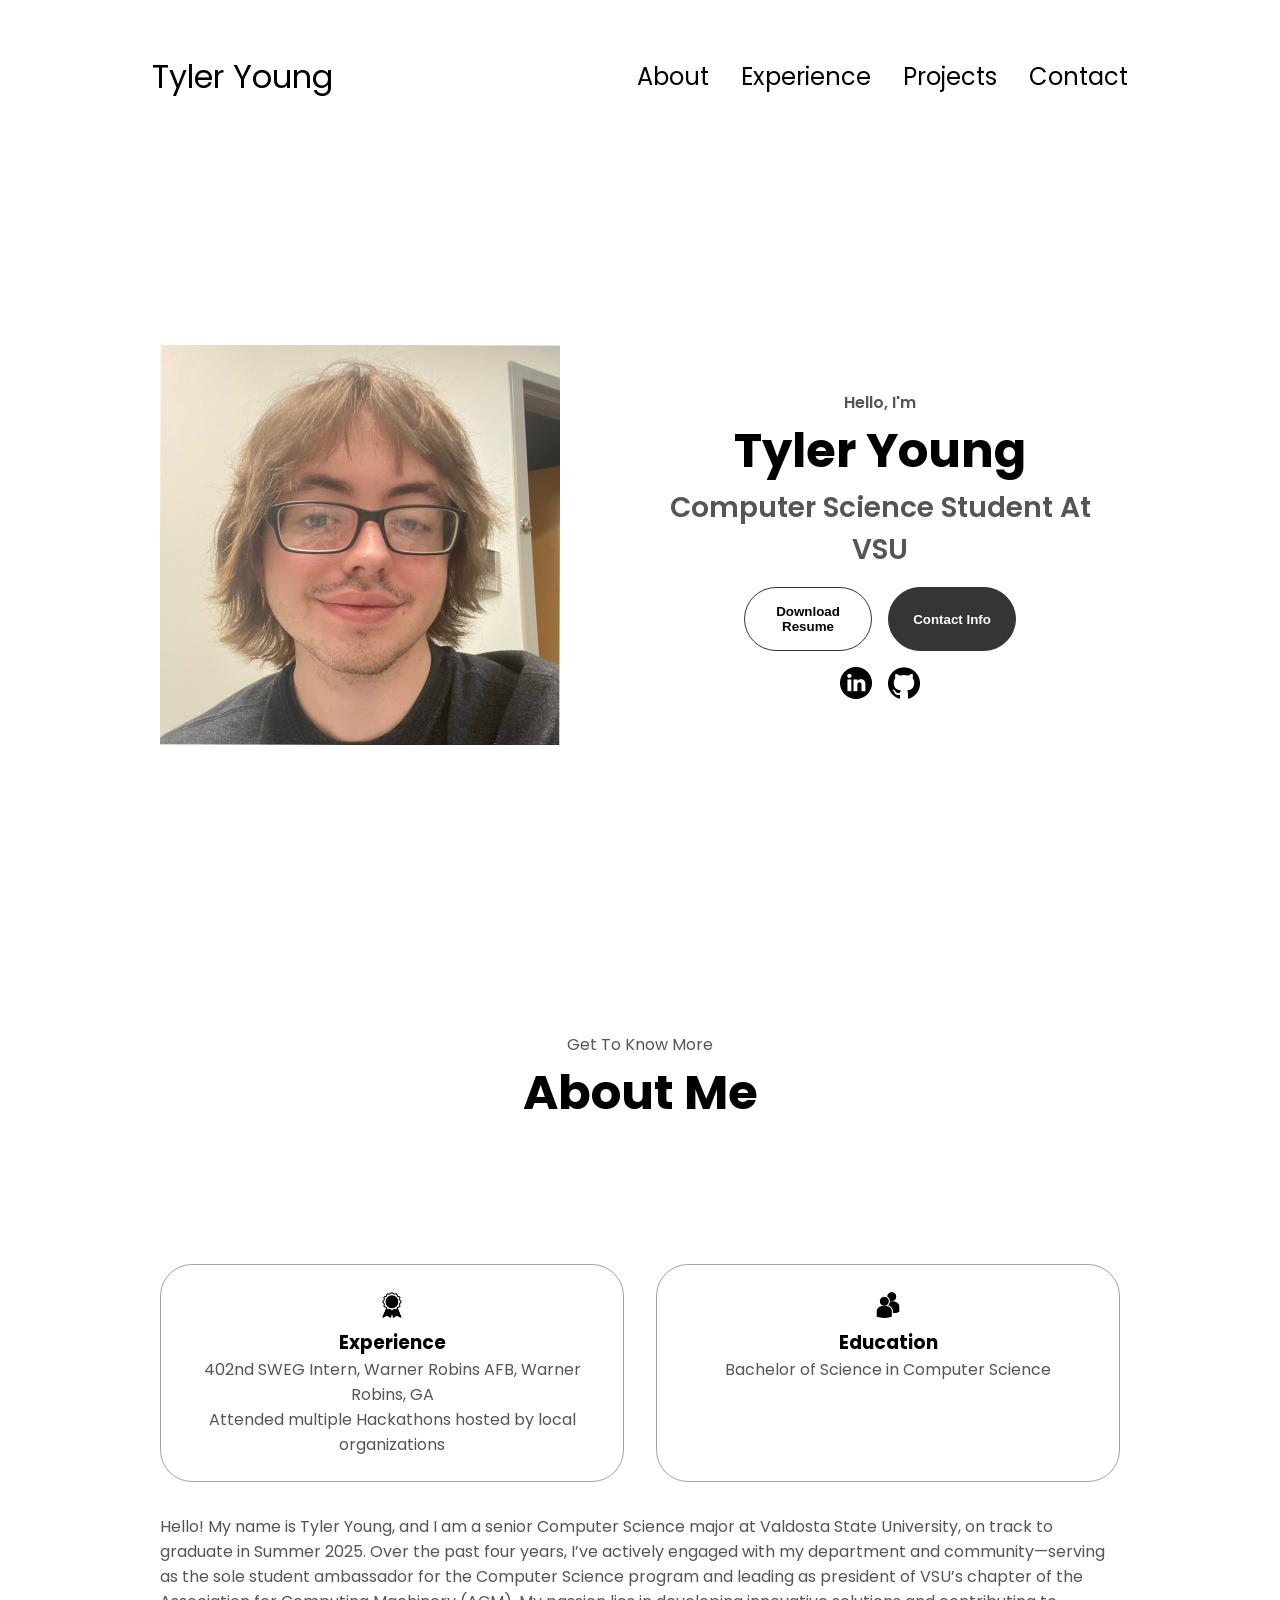
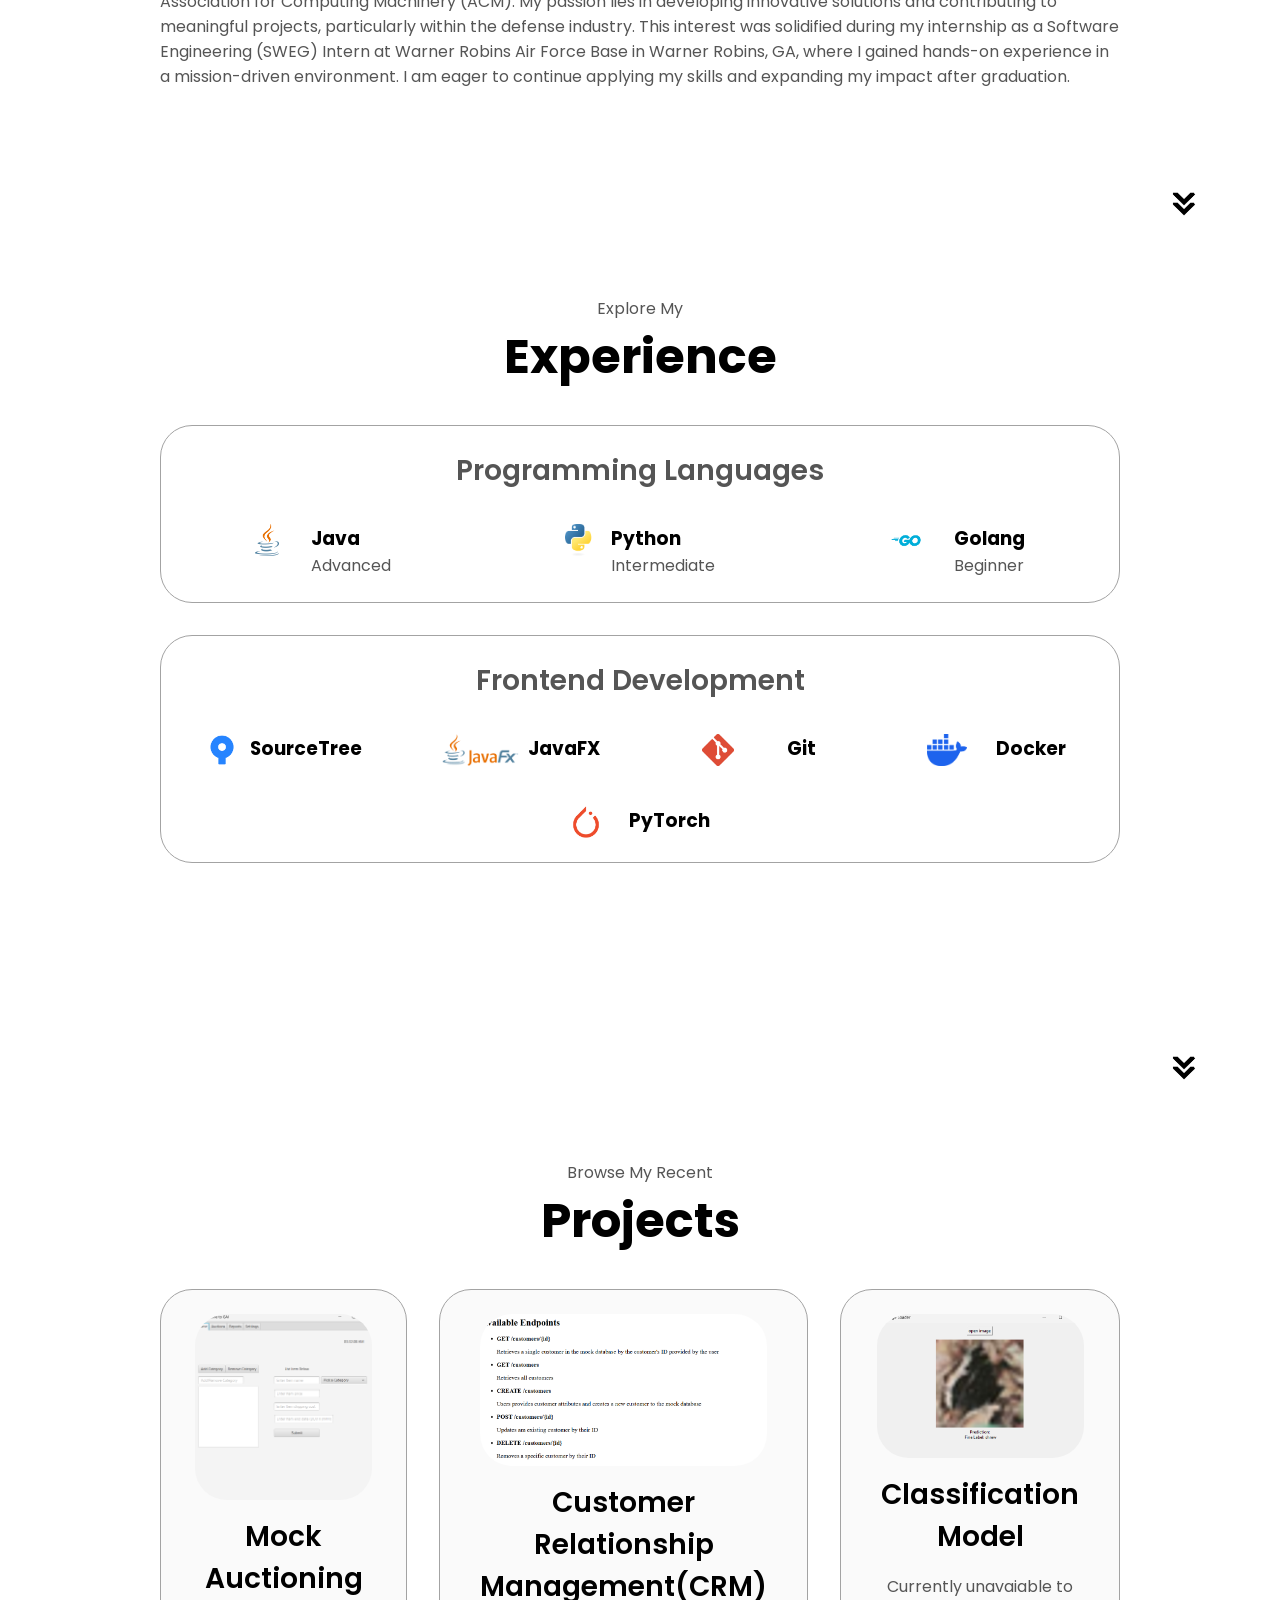
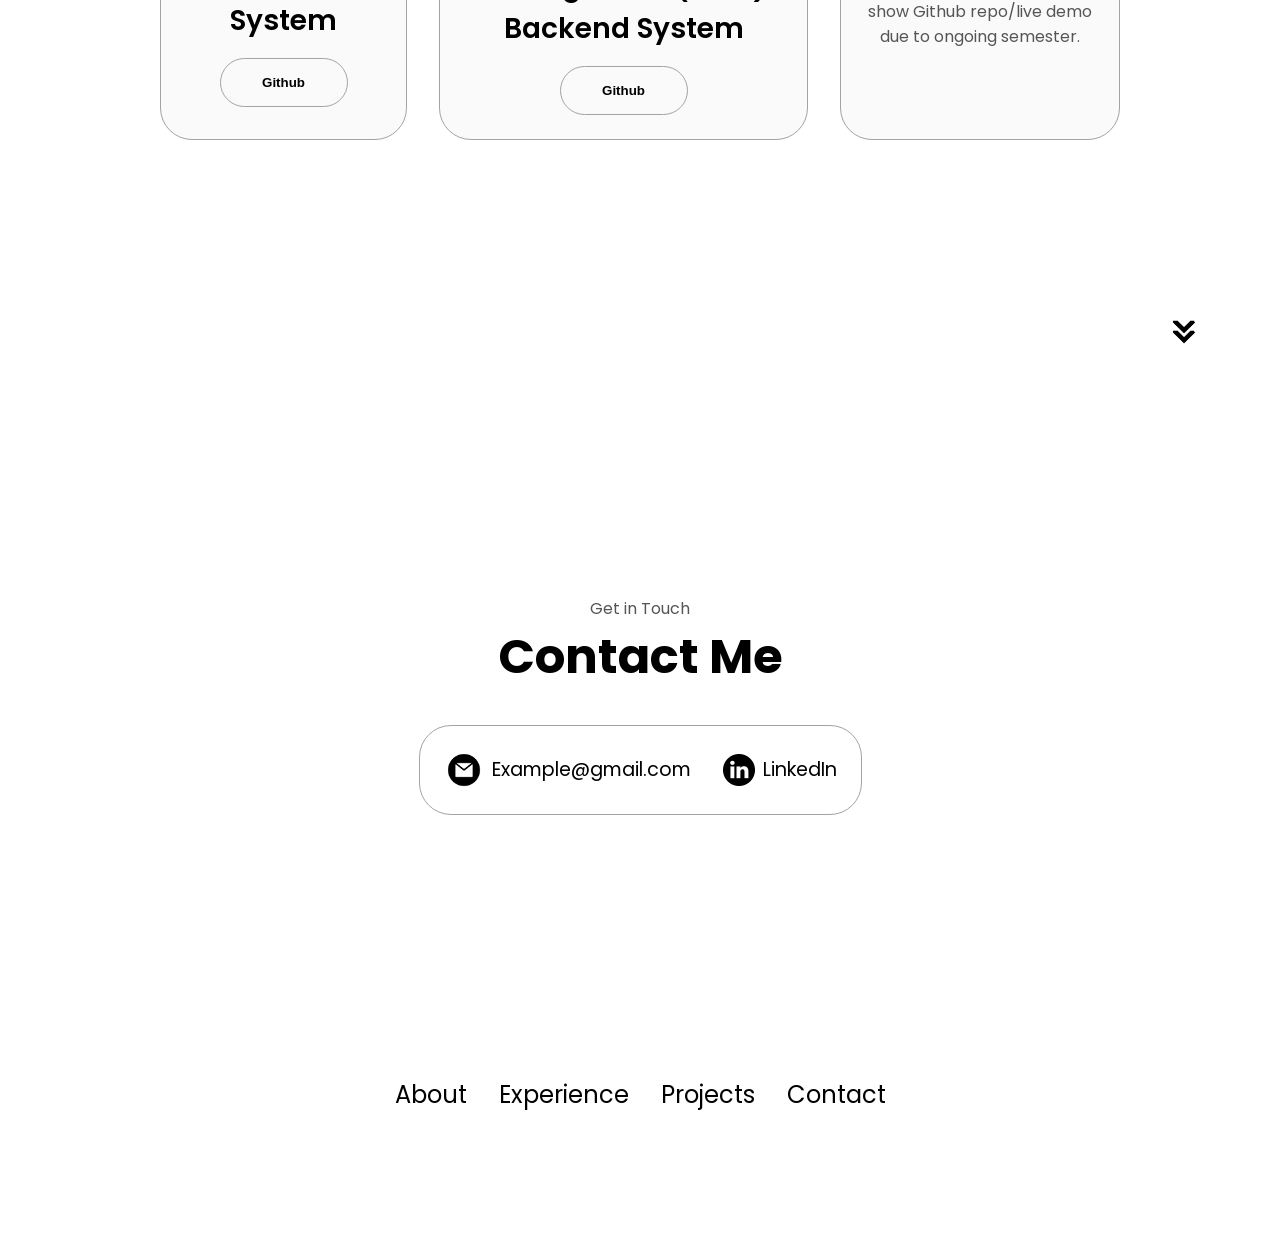
<file: index.html>
<!DOCTYPE html>
<html lang="en">
  <head>
    <meta charset="UTF-8" />
    <meta http-equiv="X-UA-Compatible" content="IE=edge" />
    <meta name="viewport" content="width=device-width, initial-scale=1.0" />
    <title>My Portfolio</title>
    <link rel="stylesheet" href="style.css" />
    <link rel="stylesheet" href="mediaqueries.css" />
  </head>
  <body>
    <nav id="desktop-nav">
      <div class="logo">Tyler Young</div>
      <div>
        <ul class="nav-links">
          <li><a href="#about">About</a></li>
          <li><a href="#experience">Experience</a></li>
          <li><a href="#projects">Projects</a></li>
          <li><a href="#contact">Contact</a></li>
        </ul>
      </div>
    </nav>
    <nav id="hamburger-nav">
      <div class="logo">Tyler Young</div>
      <div class="hamburger-menu">
        <div class="hamburger-icon" onclick="toggleMenu()">
          <span></span>
          <span></span>
          <span></span>
        </div>
        <div class="menu-links">
          <li><a href="#about" onclick="toggleMenu()">About</a></li>
          <li><a href="#experience" onclick="toggleMenu()">Experience</a></li>
          <li><a href="#projects" onclick="toggleMenu()">Projects</a></li>
          <li><a href="#contact" onclick="toggleMenu()">Contact</a></li>
        </div>
      </div>
    </nav>
    <section id="profile">
      <div class="section__pic-container">
        <img src="./assets/Picture1_Me.jpg" alt="Tyler Young profile picture" />
      </div>
      <div class="section__text">
        <p class="section__text__p1">Hello, I'm</p>
        <h1 class="title">Tyler Young</h1>
        <p class="section__text__p2">Computer Science Student At VSU</p>
        <div class="btn-container">
          <button
            class="btn btn-color-2"
            onclick="window.open('./assets/Resume.pdf')"
          >
            Download Resume
          </button>
          <button class="btn btn-color-1" onclick="location.href='./#contact'">
            Contact Info
          </button>
        </div>
        <div id="socials-container">
          <img
            src="./assets/linkedin.png"
            alt="My LinkedIn profile"
            class="icon"
            onclick="location.href='https://www.linkedin.com/in/tyler-young-a2173a201/'"
          />
          <img
            src="./assets/github.png"
            alt="My Github profile"
            class="icon"
            onclick="location.href='https://github.com/TylerY7'"
          />
        </div>
      </div>
    </section>
    <section id="about">
      <p class="section__text__p1">Get To Know More</p>
      <h1 class="title">About Me</h1>
      <div class="section-container">
        <div class="about-details-container">
          <div class="about-containers">
            <div class="details-container">
              <img
                src="./assets/experience.png"
                alt="Experience icon"
                class="icon"
              />
              <h3>Experience</h3>
              <p>402nd SWEG Intern, Warner Robins AFB, Warner Robins, GA <br> Attended multiple Hackathons hosted by local organizations</p>
            </div>
            <div class="details-container">
              <img
                src="./assets/education.png"
                alt="Education icon"
                class="icon"
              />
              <h3>Education</h3>
              <p>Bachelor of Science in Computer Science</p>
            </div>
          </div>
          <div class="text-container">
            <p>
                Hello! My name is Tyler Young, and I am a senior Computer Science major at Valdosta State University, on track to graduate in Summer 2025. 
                Over the past four years, I’ve actively engaged with my department and community—serving as the sole student ambassador for the Computer Science program and leading as president of VSU’s chapter of the Association for Computing Machinery (ACM).
                My passion lies in developing innovative solutions and contributing to meaningful projects, particularly within the defense industry. 
                This interest was solidified during my internship as a Software Engineering (SWEG) Intern at Warner Robins Air Force Base in Warner Robins, GA, where I gained hands-on experience in a mission-driven environment. 
                I am eager to continue applying my skills and expanding my impact after graduation.
            </p>
          </div>
        </div>
      </div>
      <img
        src="./assets/arrow.png"
        alt="Arrow icon"
        class="icon arrow"
        onclick="location.href='./#experience'"
      />
    </section>
    <section id="experience">
      <p class="section__text__p1">Explore My</p>
      <h1 class="title">Experience</h1>
      <div class="experience-details-container">
        <div class="about-containers">
          <div class="details-container">
            <h2 class="experience-sub-title">Programming Languages</h2>
            <div class="article-container">
              <article>
                <img
                  src="./assets/java-icon-1511x2048-6ikx8301.png"
                  alt="Experience icon"
                  class="icon"
                />
                <div>
                  <h3>Java</h3>
                  <p>Advanced</p>
                </div>
              </article>

              <article>
                <img
                  src="./assets/Python-logo-notext.svg.png"
                  alt="Experience icon"
                  class="icon"
                />
                <div>
                  <h3>Python</h3>
                  <p>Intermediate</p>
                </div>
              </article>

              <article>
                <img
                  src="./assets/Go-Logo_Blue.png"
                  alt="Experience icon"
                  class="icon"
                />
                <div>
                  <h3>Golang</h3>
                  <p>Beginner</p>
                </div>
              </article>
            </div>
          </div>
        </div>

        <div class="details-container">
            <h2 class="experience-sub-title">Frontend Development</h2>
            <div class="article-container">
              <article>
                <img
                  src="./assets/SourceTree_Icon.png"
                  alt="Experience icon"
                  class="icon"
                />
                <div>
                  <h3>SourceTree</h3>
                </div>
              </article>

              <article>
                <img
                  src="./assets/JavaFX_Icon.png"
                  alt="Experience icon"
                  class="icon"
                />
                <div>
                  <h3>JavaFX</h3>
                </div>
              </article>

              <article>
                <img
                  src="./assets/Git_Icon.png"
                  alt="Experience icon"
                  class="icon"
                />
                <div>
                  <h3>Git</h3>
                </div>
              </article>

              <article>
                <img
                  src="./assets/docker-mark-blue.png"
                  alt="Experience icon"
                  class="icon"
                />
                <div>
                  <h3>Docker</h3>
                </div>
              </article>

              <article>
                <img
                  src="./assets/PyTorch_Icon.png"
                  alt="Experience icon"
                  class="icon"
                />
                <div>
                  <h3>PyTorch</h3>
                </div>
              </article>

            </div>

      </div>
      <img
        src="./assets/arrow.png"
        alt="Arrow icon"
        class="icon arrow"
        onclick="location.href='./#projects'"
      />
    </section>
    <section id="projects">
      <p class="section__text__p1">Browse My Recent</p>
      <h1 class="title">Projects</h1>
      <div class="experience-details-container">
        <div class="about-containers">
          <div class="details-container color-container">
            <div class="article-container">
              <img
                src="./assets/Project1_Pic.png"
                alt="Project 1"
                class="project-img"
              />
            </div>
            <h2 class="experience-sub-title project-title">Mock Auctioning System</h2>
            <div class="btn-container">
              <button
                class="btn btn-color-2 project-btn"
                onclick="location.href='https://github.com/vsu-se/24fa_team3'"
              >
                Github
              </button>
            </div>
          </div>
          <div class="details-container color-container">
            <div class="article-container">
              <img
                src="./assets/CRM-Backend_Project_Pic.png"
                alt="Project 2"
                class="project-img"
              />
            </div>
            <h2 class="experience-sub-title project-title">Customer Relationship Management(CRM) Backend System</h2>
            <div class="btn-container">
              <button
                class="btn btn-color-2 project-btn"
                onclick="location.href='https://github.com/TylerY7/CRM-Backend-Project'"
              >
                Github
              </button>
            </div>
          </div>
          <div class="details-container color-container">
            <div class="article-container">
              <img
                src="./assets/CS-4900_Project_Pic.png"
                alt="Project 3"
                class="project-img"
              />
            </div>
            <h2 class="experience-sub-title project-title">Classification Model</h2>
            <div class="btn-container">
              <p>Currently unavaiable to show Github repo/live demo due to ongoing semester.</p>
            </div>
          </div>
        </div>
      </div>
      <img
        src="./assets/arrow.png"
        alt="Arrow icon"
        class="icon arrow"
        onclick="location.href='./#contact'"
      />
    </section>
    <section id="contact">
      <p class="section__text__p1">Get in Touch</p>
      <h1 class="title">Contact Me</h1>
      <div class="contact-info-upper-container">
        <div class="contact-info-container">
          <img
            src="./assets/email.png"
            alt="Email icon"
            class="icon contact-icon email-icon"
          />
          <p><a href="mailto:examplemail@gmail.com">Example@gmail.com</a></p>
        </div>
        <div class="contact-info-container">
          <img
            src="./assets/linkedin.png"
            alt="LinkedIn icon"
            class="icon contact-icon"
          />
          <p><a href="https://www.linkedin.com/in/tyler-young-a2173a201/">LinkedIn</a></p>
        </div>
      </div>
    </section>
    <footer>
      <nav>
        <div class="nav-links-container">
          <ul class="nav-links">
            <li><a href="#about">About</a></li>
            <li><a href="#experience">Experience</a></li>
            <li><a href="#projects">Projects</a></li>
            <li><a href="#contact">Contact</a></li>
          </ul>
        </div>
      </nav>
    </footer>
    <script src="script.js"></script>
  </body>
</html>
</file>
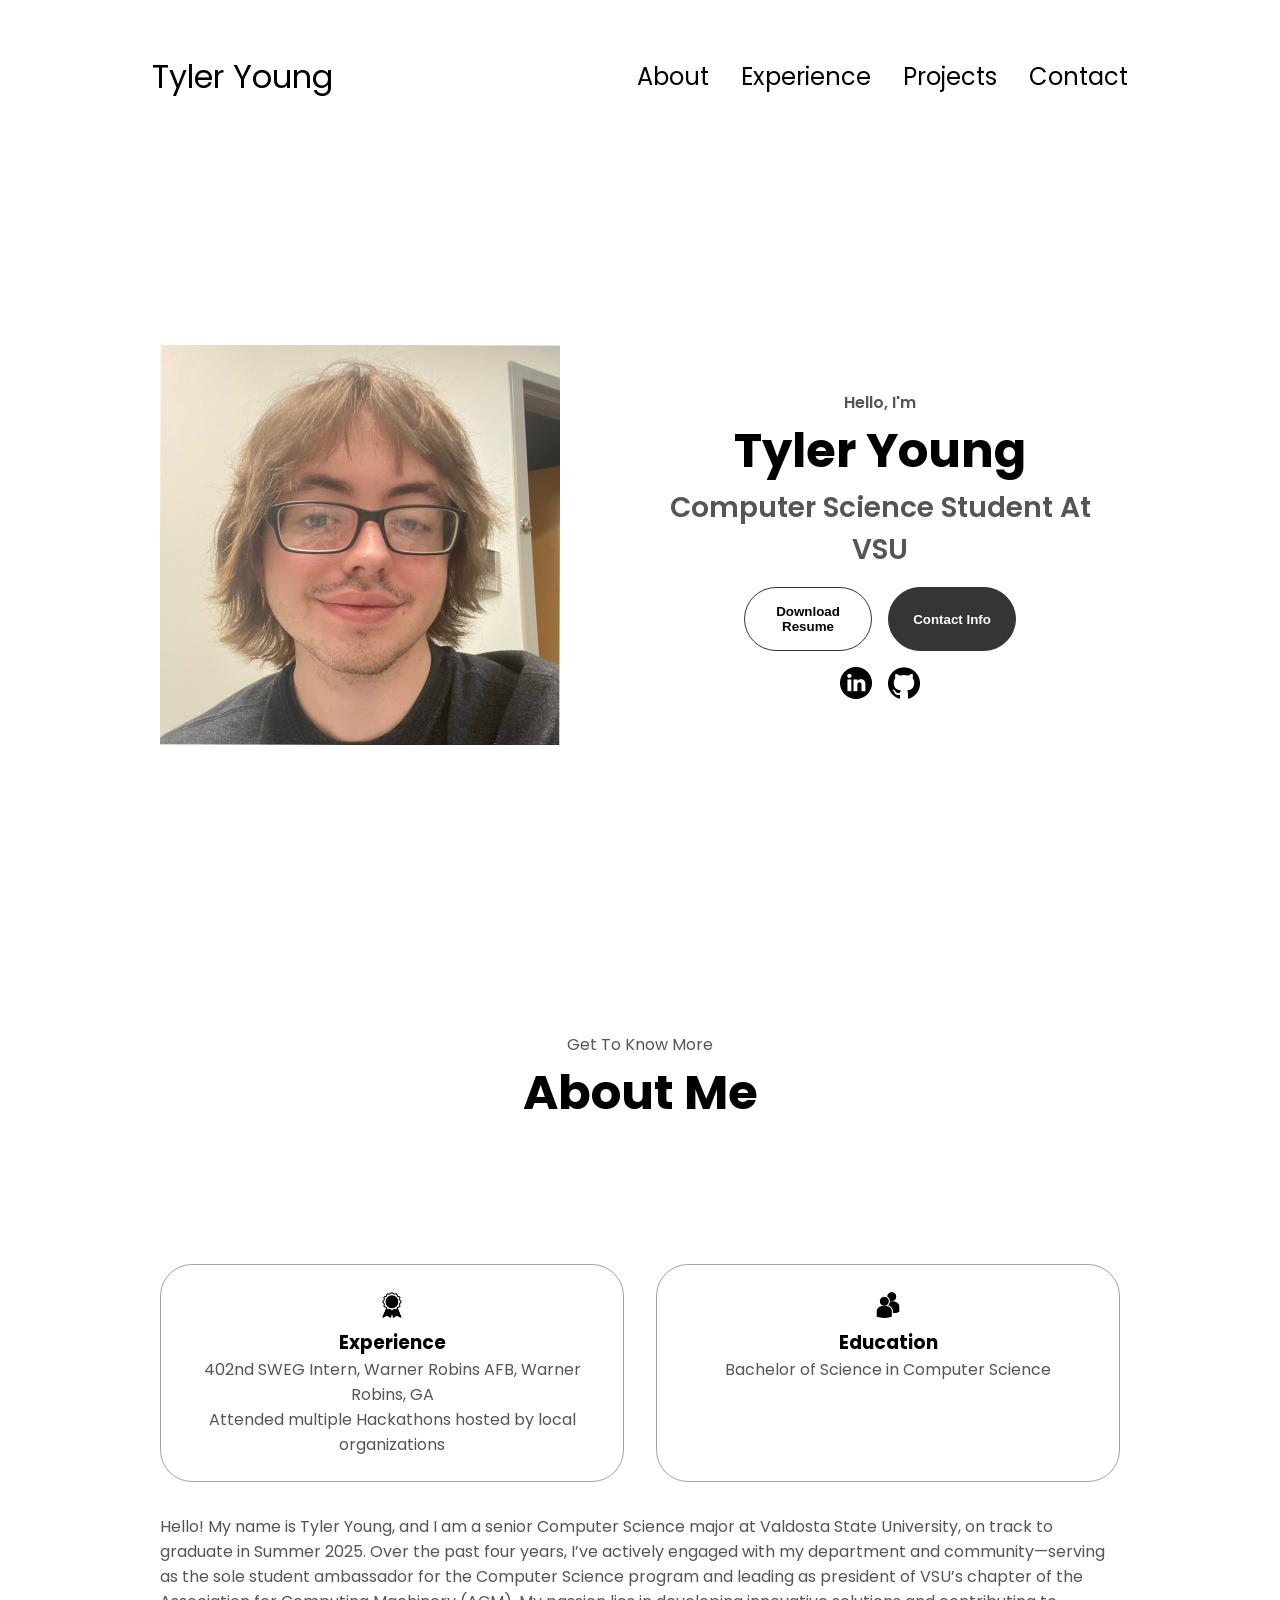
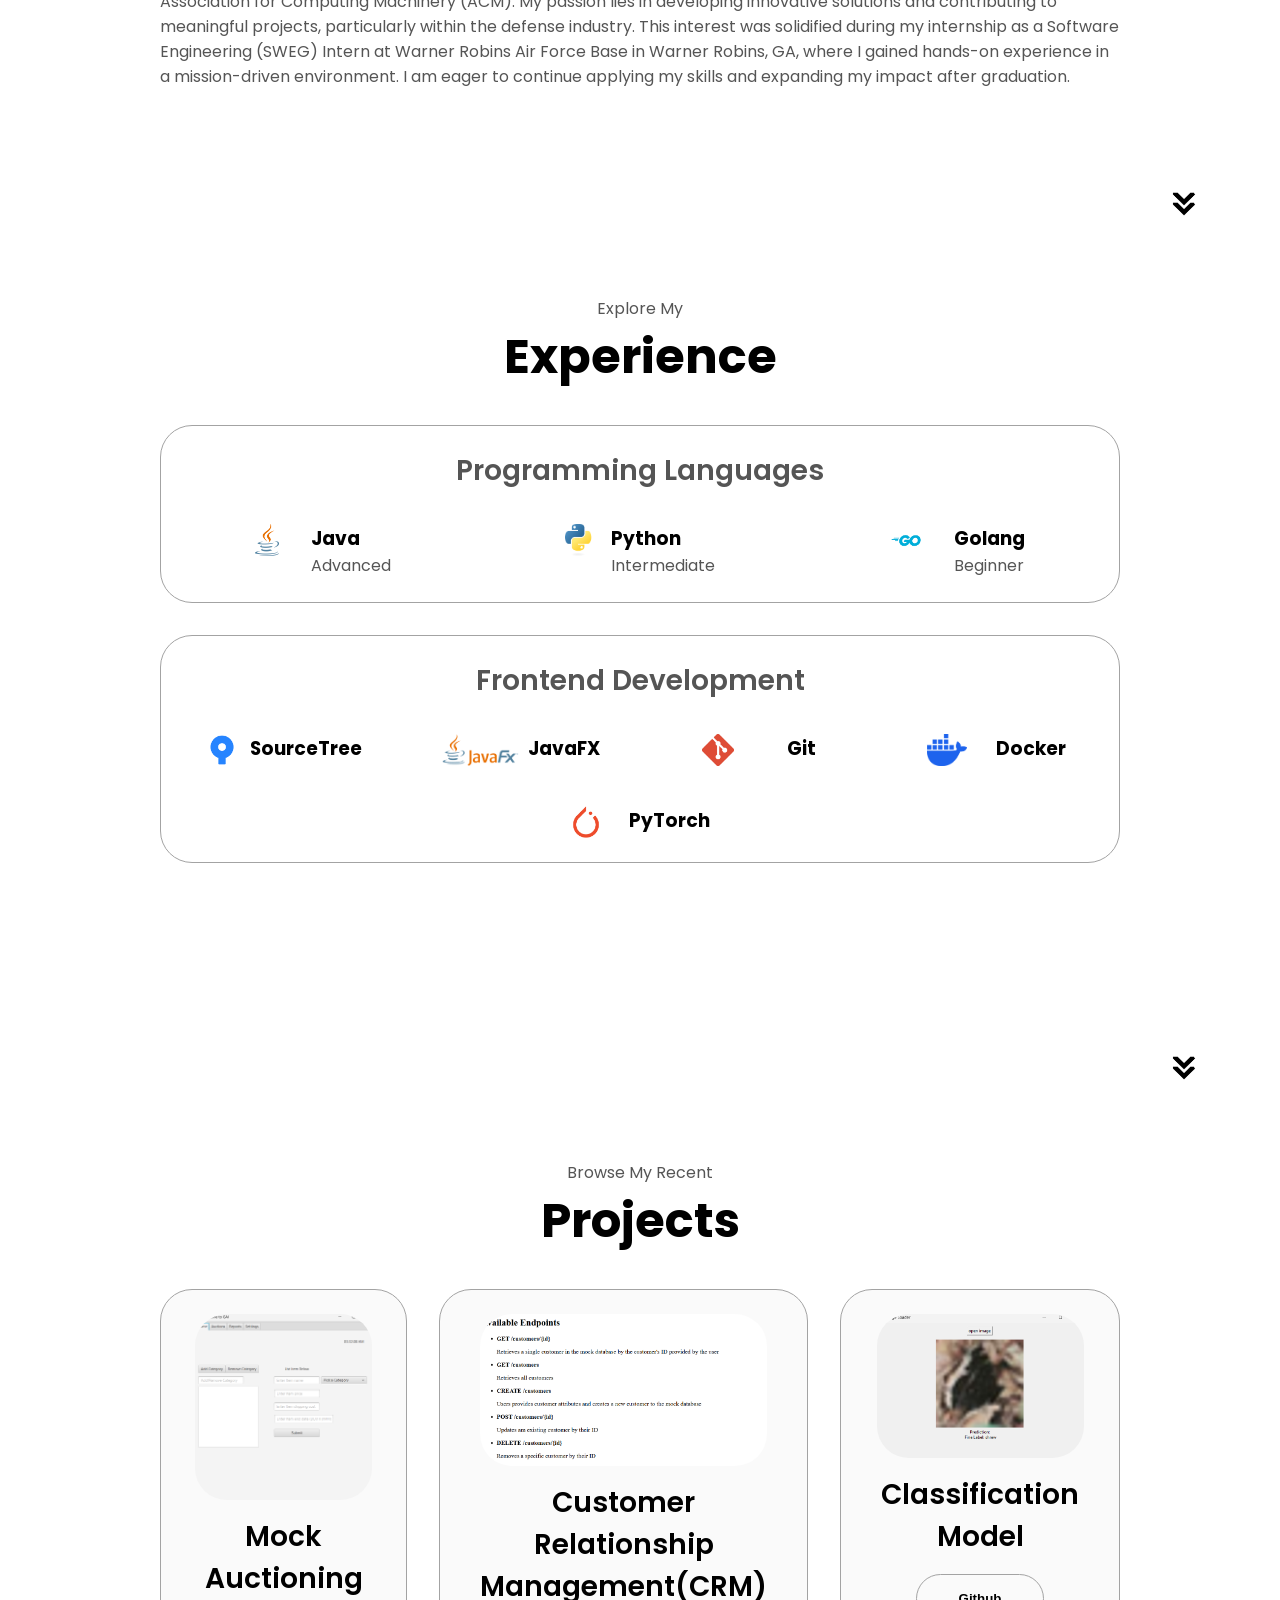
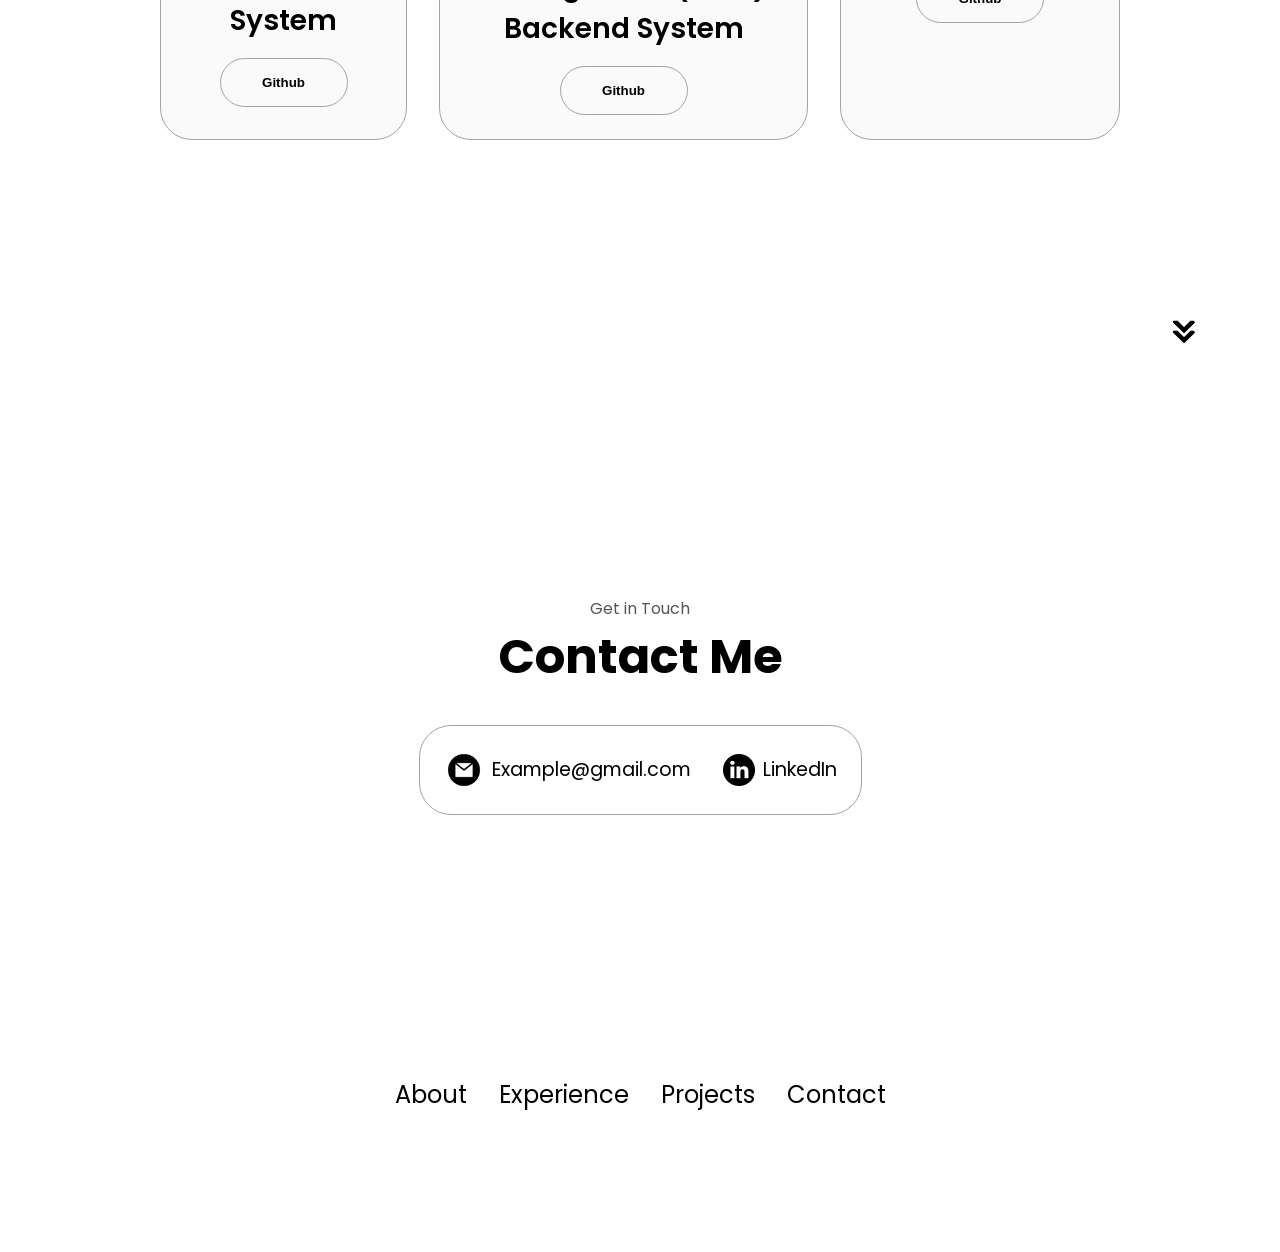
<file: portfolio-folder/index.html>
<!DOCTYPE html>
<html lang="en">
  <head>
    <meta charset="UTF-8" />
    <meta http-equiv="X-UA-Compatible" content="IE=edge" />
    <meta name="viewport" content="width=device-width, initial-scale=1.0" />
    <title>My Portfolio</title>
    <link rel="stylesheet" href="style.css" />
    <link rel="stylesheet" href="mediaqueries.css" />
  </head>
  <body>
    <nav id="desktop-nav">
      <div class="logo">Tyler Young</div>
      <div>
        <ul class="nav-links">
          <li><a href="#about">About</a></li>
          <li><a href="#experience">Experience</a></li>
          <li><a href="#projects">Projects</a></li>
          <li><a href="#contact">Contact</a></li>
        </ul>
      </div>
    </nav>
    <nav id="hamburger-nav">
      <div class="logo">Tyler Young</div>
      <div class="hamburger-menu">
        <div class="hamburger-icon" onclick="toggleMenu()">
          <span></span>
          <span></span>
          <span></span>
        </div>
        <div class="menu-links">
          <li><a href="#about" onclick="toggleMenu()">About</a></li>
          <li><a href="#experience" onclick="toggleMenu()">Experience</a></li>
          <li><a href="#projects" onclick="toggleMenu()">Projects</a></li>
          <li><a href="#contact" onclick="toggleMenu()">Contact</a></li>
        </div>
      </div>
    </nav>
    <section id="profile">
      <div class="section__pic-container">
        <img src="./assets/Picture1_Me.jpg" alt="Tyler Young profile picture" />
      </div>
      <div class="section__text">
        <p class="section__text__p1">Hello, I'm</p>
        <h1 class="title">Tyler Young</h1>
        <p class="section__text__p2">Computer Science Student At VSU</p>
        <div class="btn-container">
          <button
            class="btn btn-color-2"
            onclick="window.open('./assets/Resume.pdf')"
          >
            Download Resume
          </button>
          <button class="btn btn-color-1" onclick="location.href='./#contact'">
            Contact Info
          </button>
        </div>
        <div id="socials-container">
          <img
            src="./assets/linkedin.png"
            alt="My LinkedIn profile"
            class="icon"
            onclick="location.href='https://www.linkedin.com/in/tyler-young-a2173a201/'"
          />
          <img
            src="./assets/github.png"
            alt="My Github profile"
            class="icon"
            onclick="location.href='https://github.com/TylerY7'"
          />
        </div>
      </div>
    </section>
    <section id="about">
      <p class="section__text__p1">Get To Know More</p>
      <h1 class="title">About Me</h1>
      <div class="section-container">
        <div class="about-details-container">
          <div class="about-containers">
            <div class="details-container">
              <img
                src="./assets/experience.png"
                alt="Experience icon"
                class="icon"
              />
              <h3>Experience</h3>
              <p>402nd SWEG Intern, Warner Robins AFB, Warner Robins, GA <br> Attended multiple Hackathons hosted by local organizations</p>
            </div>
            <div class="details-container">
              <img
                src="./assets/education.png"
                alt="Education icon"
                class="icon"
              />
              <h3>Education</h3>
              <p>Bachelor of Science in Computer Science</p>
            </div>
          </div>
          <div class="text-container">
            <p>
                Hello! My name is Tyler Young, and I am a senior Computer Science major at Valdosta State University, on track to graduate in Summer 2025. 
                Over the past four years, I’ve actively engaged with my department and community—serving as the sole student ambassador for the Computer Science program and leading as president of VSU’s chapter of the Association for Computing Machinery (ACM).
                My passion lies in developing innovative solutions and contributing to meaningful projects, particularly within the defense industry. 
                This interest was solidified during my internship as a Software Engineering (SWEG) Intern at Warner Robins Air Force Base in Warner Robins, GA, where I gained hands-on experience in a mission-driven environment. 
                I am eager to continue applying my skills and expanding my impact after graduation.
            </p>
          </div>
        </div>
      </div>
      <img
        src="./assets/arrow.png"
        alt="Arrow icon"
        class="icon arrow"
        onclick="location.href='./#experience'"
      />
    </section>
    <section id="experience">
      <p class="section__text__p1">Explore My</p>
      <h1 class="title">Experience</h1>
      <div class="experience-details-container">
        <div class="about-containers">
          <div class="details-container">
            <h2 class="experience-sub-title">Programming Languages</h2>
            <div class="article-container">
              <article>
                <img
                  src="./assets/java-icon-1511x2048-6ikx8301.png"
                  alt="Experience icon"
                  class="icon"
                />
                <div>
                  <h3>Java</h3>
                  <p>Advanced</p>
                </div>
              </article>

              <article>
                <img
                  src="./assets/Python-logo-notext.svg.png"
                  alt="Experience icon"
                  class="icon"
                />
                <div>
                  <h3>Python</h3>
                  <p>Intermediate</p>
                </div>
              </article>

              <article>
                <img
                  src="./assets/Go-Logo_Blue.png"
                  alt="Experience icon"
                  class="icon"
                />
                <div>
                  <h3>Golang</h3>
                  <p>Beginner</p>
                </div>
              </article>
            </div>
          </div>
        </div>

        <div class="details-container">
            <h2 class="experience-sub-title">Frontend Development</h2>
            <div class="article-container">
              <article>
                <img
                  src="./assets/SourceTree_Icon.png"
                  alt="Experience icon"
                  class="icon"
                />
                <div>
                  <h3>SourceTree</h3>
                </div>
              </article>

              <article>
                <img
                  src="./assets/JavaFX_Icon.png"
                  alt="Experience icon"
                  class="icon"
                />
                <div>
                  <h3>JavaFX</h3>
                </div>
              </article>

              <article>
                <img
                  src="./assets/Git_Icon.png"
                  alt="Experience icon"
                  class="icon"
                />
                <div>
                  <h3>Git</h3>
                </div>
              </article>

              <article>
                <img
                  src="./assets/docker-mark-blue.png"
                  alt="Experience icon"
                  class="icon"
                />
                <div>
                  <h3>Docker</h3>
                </div>
              </article>

              <article>
                <img
                  src="./assets/PyTorch_Icon.png"
                  alt="Experience icon"
                  class="icon"
                />
                <div>
                  <h3>PyTorch</h3>
                </div>
              </article>

            </div>

      </div>
      <img
        src="./assets/arrow.png"
        alt="Arrow icon"
        class="icon arrow"
        onclick="location.href='./#projects'"
      />
    </section>
    <section id="projects">
      <p class="section__text__p1">Browse My Recent</p>
      <h1 class="title">Projects</h1>
      <div class="experience-details-container">
        <div class="about-containers">
          <div class="details-container color-container">
            <div class="article-container">
              <img
                src="./assets/Project1_Pic.png"
                alt="Project 1"
                class="project-img"
              />
            </div>
            <h2 class="experience-sub-title project-title">Mock Auctioning System</h2>
            <div class="btn-container">
              <button
                class="btn btn-color-2 project-btn"
                onclick="location.href='https://github.com/vsu-se/24fa_team3'"
              >
                Github
              </button>
            </div>
          </div>
          <div class="details-container color-container">
            <div class="article-container">
              <img
                src="./assets/CRM-Backend_Project_Pic.png"
                alt="Project 2"
                class="project-img"
              />
            </div>
            <h2 class="experience-sub-title project-title">Customer Relationship Management(CRM) Backend System</h2>
            <div class="btn-container">
              <button
                class="btn btn-color-2 project-btn"
                onclick="location.href='https://github.com/TylerY7/CRM-Backend-Project'"
              >
                Github
              </button>
            </div>
          </div>
          <div class="details-container color-container">
            <div class="article-container">
              <img
                src="./assets/CS-4900_Project_Pic.png"
                alt="Project 3"
                class="project-img"
              />
            </div>
            <h2 class="experience-sub-title project-title">Classification Model</h2>
            <div class="btn-container">
              <button
                class="btn btn-color-2 project-btn"
                onclick="location.href='https://github.com/TylerY7/CS-4900-Project'"
              >
                Github
              </button>
            </div>
          </div>
        </div>
      </div>
      <img
        src="./assets/arrow.png"
        alt="Arrow icon"
        class="icon arrow"
        onclick="location.href='./#contact'"
      />
    </section>
    <section id="contact">
      <p class="section__text__p1">Get in Touch</p>
      <h1 class="title">Contact Me</h1>
      <div class="contact-info-upper-container">
        <div class="contact-info-container">
          <img
            src="./assets/email.png"
            alt="Email icon"
            class="icon contact-icon email-icon"
          />
          <p><a href="mailto:examplemail@gmail.com">Example@gmail.com</a></p>
        </div>
        <div class="contact-info-container">
          <img
            src="./assets/linkedin.png"
            alt="LinkedIn icon"
            class="icon contact-icon"
          />
          <p><a href="https://www.linkedin.com/in/tyler-young-a2173a201/">LinkedIn</a></p>
        </div>
      </div>
    </section>
    <footer>
      <nav>
        <div class="nav-links-container">
          <ul class="nav-links">
            <li><a href="#about">About</a></li>
            <li><a href="#experience">Experience</a></li>
            <li><a href="#projects">Projects</a></li>
            <li><a href="#contact">Contact</a></li>
          </ul>
        </div>
      </nav>
    </footer>
    <script src="script.js"></script>
  </body>
</html>
</file>
<file: style.css>
/* GENERAL */

@import url("https://fonts.googleapis.com/css2?family=Poppins:wght@300;400;500;600&display=swap");

* {
  margin: 0;
  padding: 0;
}

body {
  font-family: "Poppins", sans-serif;
}

html {
  scroll-behavior: smooth;
}

p {
  color: rgb(85, 85, 85);
}

/* TRANSITION */

a,
.btn {
  transition: all 300ms ease;
}

/* DESKTOP NAV */

nav,
.nav-links {
  display: flex;
}

nav {
  justify-content: space-around;
  align-items: center;
  height: 17vh;
}

.nav-links {
  gap: 2rem;
  list-style: none;
  font-size: 1.5rem;
}

a {
  color: black;
  text-decoration: none;
  text-decoration-color: white;
}

a:hover {
  color: grey;
  text-decoration: underline;
  text-underline-offset: 1rem;
  text-decoration-color: rgb(181, 181, 181);
}

.logo {
  font-size: 2rem;
}

.logo:hover {
  cursor: default;
}

/* HAMBURGER MENU */

#hamburger-nav {
  display: none;
}

.hamburger-menu {
  position: relative;
  display: inline-block;
}

.hamburger-icon {
  display: flex;
  flex-direction: column;
  justify-content: space-between;
  height: 24px;
  width: 30px;
  cursor: pointer;
}

.hamburger-icon span {
  width: 100%;
  height: 2px;
  background-color: black;
  transition: all 0.3 ease-in-out;
}

.menu-links {
  position: absolute;
  top: 100%;
  right: 0;
  background-color: white;
  width: fit-content;
  max-height: 0;
  overflow: hidden;
  transition: all 0.3 ease-in-out;
}

.menu-links a {
  display: block;
  padding: 10px;
  text-align: center;
  font-size: 1.5rem;
  color: black;
  text-decoration: none;
  transition: all 0.3 ease-in-out;
}

.menu-links li {
  list-style: none;
}

.menu-links.open {
  max-height: 300px;
}

.hamburger-icon.open span:first-child {
  transform: rotate(45deg) translate(10px, 5px);
}

.hamburger-icon.open span:nth-child(2) {
  opacity: 0;
}

.hamburger-icon.open span:last-child {
  transform: rotate(-45deg) translate(10px, -5px);
}

.hamburger-icon span:first-child {
  transform: none;
}

.hamburger-icon span:first-child {
  opacity: 1;
}

.hamburger-icon span:first-child {
  transform: none;
}

/* SECTIONS */

section {
  padding-top: 4vh;
  height: 96vh;
  margin: 0 10rem;
  box-sizing: border-box;
  min-height: fit-content;
}

.section-container {
  display: flex;
}

/* PROFILE SECTION */

#profile {
  display: flex;
  justify-content: center;
  gap: 5rem;
  height: 80vh;
}

.section__pic-container {
  display: flex;
  height: 400px;
  width: 400px;
  margin: auto 0;
}

.section__text {
  align-self: center;
  text-align: center;
}

.section__text p {
  font-weight: 600;
}

.section__text__p1 {
  text-align: center;
}

.section__text__p2 {
  font-size: 1.75rem;
  margin-bottom: 1rem;
}

.title {
  font-size: 3rem;
  text-align: center;
}

#socials-container {
  display: flex;
  justify-content: center;
  margin-top: 1rem;
  gap: 1rem;
}

/* ICONS */

.icon {
  cursor: pointer;
  height: 2rem;
}

/* BUTTONS */

.btn-container {
  display: flex;
  justify-content: center;
  gap: 1rem;
}

.btn {
  font-weight: 600;
  transition: all 300ms ease;
  padding: 1rem;
  width: 8rem;
  border-radius: 2rem;
}

.btn-color-1,
.btn-color-2 {
  border: rgb(53, 53, 53) 0.1rem solid;
}

.btn-color-1:hover,
.btn-color-2:hover {
  cursor: pointer;
}

.btn-color-1,
.btn-color-2:hover {
  background: rgb(53, 53, 53);
  color: white;
}

.btn-color-1:hover {
  background: rgb(0, 0, 0);
}

.btn-color-2 {
  background: none;
}

.btn-color-2:hover {
  border: rgb(255, 255, 255) 0.1rem solid;
}

.btn-container {
  gap: 1rem;
}

/* ABOUT SECTION */

#about {
  position: relative;
}

.about-containers {
  gap: 2rem;
  margin-bottom: 2rem;
  margin-top: 2rem;
}

.about-details-container {
  justify-content: center;
  flex-direction: column;
}

.about-containers,
.about-details-container {
  display: flex;
}

.about-pic {
  border-radius: 2rem;
}

.arrow {
  position: absolute;
  right: -5rem;
  bottom: 2.5rem;
}

.details-container {
  padding: 1.5rem;
  flex: 1;
  background: white;
  border-radius: 2rem;
  border: rgb(53, 53, 53) 0.1rem solid;
  border-color: rgb(163, 163, 163);
  text-align: center;
}

.section-container {
  gap: 4rem;
  height: 80%;
}

.section__pic-container {
  height: 400px;
  width: 400px;
  margin: auto 0;
}

/* EXPERIENCE SECTION */

#experience {
  position: relative;
}

.experience-sub-title {
  color: rgb(85, 85, 85);
  font-weight: 600;
  font-size: 1.75rem;
  margin-bottom: 2rem;
}

.experience-details-container {
  display: flex;
  justify-content: center;
  flex-direction: column;
}

.article-container {
  display: flex;
  text-align: initial;
  flex-wrap: wrap;
  flex-direction: row;
  gap: 2.5rem;
  justify-content: space-around;
}

article {
  display: flex;
  width: 10rem;
  justify-content: space-around;
  gap: 0.5rem;
}

article .icon {
  cursor: default;
}

/* PROJECTS SECTION */

#projects {
  position: relative;
}

.color-container {
  border-color: rgb(163, 163, 163);
  background: rgb(250, 250, 250);
}

.project-img {
  border-radius: 2rem;
  width: 90%;
  height: 90%;
}

.project-title {
  margin: 1rem;
  color: black;
}

.project-btn {
  color: black;
  border-color: rgb(163, 163, 163);
}

/* CONTACT */

#contact {
  display: flex;
  justify-content: center;
  flex-direction: column;
  height: 70vh;
}

.contact-info-upper-container {
  display: flex;
  justify-content: center;
  border-radius: 2rem;
  border: rgb(53, 53, 53) 0.1rem solid;
  border-color: rgb(163, 163, 163);
  background: (250, 250, 250);
  margin: 2rem auto;
  padding: 0.5rem;
}

.contact-info-container {
  display: flex;
  align-items: center;
  justify-content: center;
  gap: 0.5rem;
  margin: 1rem;
}

.contact-info-container p {
  font-size: larger;
}

.contact-icon {
  cursor: default;
}

.email-icon {
  height: 2.5rem;
}

/* FOOTER SECTION */

footer {
  height: 26vh;
  margin: 0 1rem;
}

footer p {
  text-align: center;
}
</file>
<file: mediaqueries.css>
@media screen and (max-width: 1400px) {
    #profile {
        height: 83vh;
        margin-bottom: 6rem;
    }
    .about-containers {
        flex-wrap: wrap;
    }
}

@media screen and (max-width: 1200px) {
    #desktop-nav {
        display: none
    }
    #hamburger-nav {
        display: flex;
    }
    #experience, .experience-details-container {
        margin-top: 2rem;
    }
    #profile, .section-container {
        display: block;
    }

    .arrow {
        display: none;
    }
    section, .section-container {
        height: fit-content;
    }
    section {
        margin: 0 5%;
    }

    .section_pic-container {
        width: 275px;
        height: 275px;
        margin: 0 auto 2rem;
    }

    .about-containers {
        margin-top: 0;
    }
}

@media screen and (max-width: 600px) {
    #contact {
        height: 40vh;
    }

    #profile {
        height: 83vh;
        margin-bottom: 0;
    }

    article {
        font-size: 1rem;
    }

    footer nav {
        height: fit-content;
        margin-bottom: 2rem;
    }

    .about-containers, .contact-info-upper-container, .btn-container {
        flex-wrap: wrap;
    }

    .contact-info-container {
        margin: 0;
    }

    .contact-info-container p, .nav-links li a {
        font-size: 1rem;
    }

    .experience-sub-title {
        font-size: 1.25rem;
    }

    .logo {
        font-size: 1.5rem;
    }

    .nav-links {
        flex-direction: column;
        gap: 0.5rem;
        text-align: center;
    }

    .section_pic-container {
        width: auto;
        height: 46vw;
        justify-content: center;
    }

    .section__text__p2 {
        font-size: 1.25rem;
    }

    .title {
        font-size: 2rem;
    }

    .text-container {
        text-align: justify;
    }
}
</file>
<file: portfolio-folder/style.css>
/* GENERAL */

@import url("https://fonts.googleapis.com/css2?family=Poppins:wght@300;400;500;600&display=swap");

* {
  margin: 0;
  padding: 0;
}

body {
  font-family: "Poppins", sans-serif;
}

html {
  scroll-behavior: smooth;
}

p {
  color: rgb(85, 85, 85);
}

/* TRANSITION */

a,
.btn {
  transition: all 300ms ease;
}

/* DESKTOP NAV */

nav,
.nav-links {
  display: flex;
}

nav {
  justify-content: space-around;
  align-items: center;
  height: 17vh;
}

.nav-links {
  gap: 2rem;
  list-style: none;
  font-size: 1.5rem;
}

a {
  color: black;
  text-decoration: none;
  text-decoration-color: white;
}

a:hover {
  color: grey;
  text-decoration: underline;
  text-underline-offset: 1rem;
  text-decoration-color: rgb(181, 181, 181);
}

.logo {
  font-size: 2rem;
}

.logo:hover {
  cursor: default;
}

/* HAMBURGER MENU */

#hamburger-nav {
  display: none;
}

.hamburger-menu {
  position: relative;
  display: inline-block;
}

.hamburger-icon {
  display: flex;
  flex-direction: column;
  justify-content: space-between;
  height: 24px;
  width: 30px;
  cursor: pointer;
}

.hamburger-icon span {
  width: 100%;
  height: 2px;
  background-color: black;
  transition: all 0.3 ease-in-out;
}

.menu-links {
  position: absolute;
  top: 100%;
  right: 0;
  background-color: white;
  width: fit-content;
  max-height: 0;
  overflow: hidden;
  transition: all 0.3 ease-in-out;
}

.menu-links a {
  display: block;
  padding: 10px;
  text-align: center;
  font-size: 1.5rem;
  color: black;
  text-decoration: none;
  transition: all 0.3 ease-in-out;
}

.menu-links li {
  list-style: none;
}

.menu-links.open {
  max-height: 300px;
}

.hamburger-icon.open span:first-child {
  transform: rotate(45deg) translate(10px, 5px);
}

.hamburger-icon.open span:nth-child(2) {
  opacity: 0;
}

.hamburger-icon.open span:last-child {
  transform: rotate(-45deg) translate(10px, -5px);
}

.hamburger-icon span:first-child {
  transform: none;
}

.hamburger-icon span:first-child {
  opacity: 1;
}

.hamburger-icon span:first-child {
  transform: none;
}

/* SECTIONS */

section {
  padding-top: 4vh;
  height: 96vh;
  margin: 0 10rem;
  box-sizing: border-box;
  min-height: fit-content;
}

.section-container {
  display: flex;
}

/* PROFILE SECTION */

#profile {
  display: flex;
  justify-content: center;
  gap: 5rem;
  height: 80vh;
}

.section__pic-container {
  display: flex;
  height: 400px;
  width: 400px;
  margin: auto 0;
}

.section__text {
  align-self: center;
  text-align: center;
}

.section__text p {
  font-weight: 600;
}

.section__text__p1 {
  text-align: center;
}

.section__text__p2 {
  font-size: 1.75rem;
  margin-bottom: 1rem;
}

.title {
  font-size: 3rem;
  text-align: center;
}

#socials-container {
  display: flex;
  justify-content: center;
  margin-top: 1rem;
  gap: 1rem;
}

/* ICONS */

.icon {
  cursor: pointer;
  height: 2rem;
}

/* BUTTONS */

.btn-container {
  display: flex;
  justify-content: center;
  gap: 1rem;
}

.btn {
  font-weight: 600;
  transition: all 300ms ease;
  padding: 1rem;
  width: 8rem;
  border-radius: 2rem;
}

.btn-color-1,
.btn-color-2 {
  border: rgb(53, 53, 53) 0.1rem solid;
}

.btn-color-1:hover,
.btn-color-2:hover {
  cursor: pointer;
}

.btn-color-1,
.btn-color-2:hover {
  background: rgb(53, 53, 53);
  color: white;
}

.btn-color-1:hover {
  background: rgb(0, 0, 0);
}

.btn-color-2 {
  background: none;
}

.btn-color-2:hover {
  border: rgb(255, 255, 255) 0.1rem solid;
}

.btn-container {
  gap: 1rem;
}

/* ABOUT SECTION */

#about {
  position: relative;
}

.about-containers {
  gap: 2rem;
  margin-bottom: 2rem;
  margin-top: 2rem;
}

.about-details-container {
  justify-content: center;
  flex-direction: column;
}

.about-containers,
.about-details-container {
  display: flex;
}

.about-pic {
  border-radius: 2rem;
}

.arrow {
  position: absolute;
  right: -5rem;
  bottom: 2.5rem;
}

.details-container {
  padding: 1.5rem;
  flex: 1;
  background: white;
  border-radius: 2rem;
  border: rgb(53, 53, 53) 0.1rem solid;
  border-color: rgb(163, 163, 163);
  text-align: center;
}

.section-container {
  gap: 4rem;
  height: 80%;
}

.section__pic-container {
  height: 400px;
  width: 400px;
  margin: auto 0;
}

/* EXPERIENCE SECTION */

#experience {
  position: relative;
}

.experience-sub-title {
  color: rgb(85, 85, 85);
  font-weight: 600;
  font-size: 1.75rem;
  margin-bottom: 2rem;
}

.experience-details-container {
  display: flex;
  justify-content: center;
  flex-direction: column;
}

.article-container {
  display: flex;
  text-align: initial;
  flex-wrap: wrap;
  flex-direction: row;
  gap: 2.5rem;
  justify-content: space-around;
}

article {
  display: flex;
  width: 10rem;
  justify-content: space-around;
  gap: 0.5rem;
}

article .icon {
  cursor: default;
}

/* PROJECTS SECTION */

#projects {
  position: relative;
}

.color-container {
  border-color: rgb(163, 163, 163);
  background: rgb(250, 250, 250);
}

.project-img {
  border-radius: 2rem;
  width: 90%;
  height: 90%;
}

.project-title {
  margin: 1rem;
  color: black;
}

.project-btn {
  color: black;
  border-color: rgb(163, 163, 163);
}

/* CONTACT */

#contact {
  display: flex;
  justify-content: center;
  flex-direction: column;
  height: 70vh;
}

.contact-info-upper-container {
  display: flex;
  justify-content: center;
  border-radius: 2rem;
  border: rgb(53, 53, 53) 0.1rem solid;
  border-color: rgb(163, 163, 163);
  background: (250, 250, 250);
  margin: 2rem auto;
  padding: 0.5rem;
}

.contact-info-container {
  display: flex;
  align-items: center;
  justify-content: center;
  gap: 0.5rem;
  margin: 1rem;
}

.contact-info-container p {
  font-size: larger;
}

.contact-icon {
  cursor: default;
}

.email-icon {
  height: 2.5rem;
}

/* FOOTER SECTION */

footer {
  height: 26vh;
  margin: 0 1rem;
}

footer p {
  text-align: center;
}
</file>
<file: portfolio-folder/mediaqueries.css>
@media screen and (max-width: 1400px) {
    #profile {
        height: 83vh;
        margin-bottom: 6rem;
    }
    .about-containers {
        flex-wrap: wrap;
    }
}

@media screen and (max-width: 1200px) {
    #desktop-nav {
        display: none
    }
    #hamburger-nav {
        display: flex;
    }
    #experience, .experience-details-container {
        margin-top: 2rem;
    }
    #profile, .section-container {
        display: block;
    }

    .arrow {
        display: none;
    }
    section, .section-container {
        height: fit-content;
    }
    section {
        margin: 0 5%;
    }

    .section_pic-container {
        width: 275px;
        height: 275px;
        margin: 0 auto 2rem;
    }

    .about-containers {
        margin-top: 0;
    }
}

@media screen and (max-width: 600px) {
    #contact {
        height: 40vh;
    }

    #profile {
        height: 83vh;
        margin-bottom: 0;
    }

    article {
        font-size: 1rem;
    }

    footer nav {
        height: fit-content;
        margin-bottom: 2rem;
    }

    .about-containers, .contact-info-upper-container, .btn-container {
        flex-wrap: wrap;
    }

    .contact-info-container {
        margin: 0;
    }

    .contact-info-container p, .nav-links li a {
        font-size: 1rem;
    }

    .experience-sub-title {
        font-size: 1.25rem;
    }

    .logo {
        font-size: 1.5rem;
    }

    .nav-links {
        flex-direction: column;
        gap: 0.5rem;
        text-align: center;
    }

    .section_pic-container {
        width: auto;
        height: 46vw;
        justify-content: center;
    }

    .section__text__p2 {
        font-size: 1.25rem;
    }

    .title {
        font-size: 2rem;
    }

    .text-container {
        text-align: justify;
    }
}
</file>
